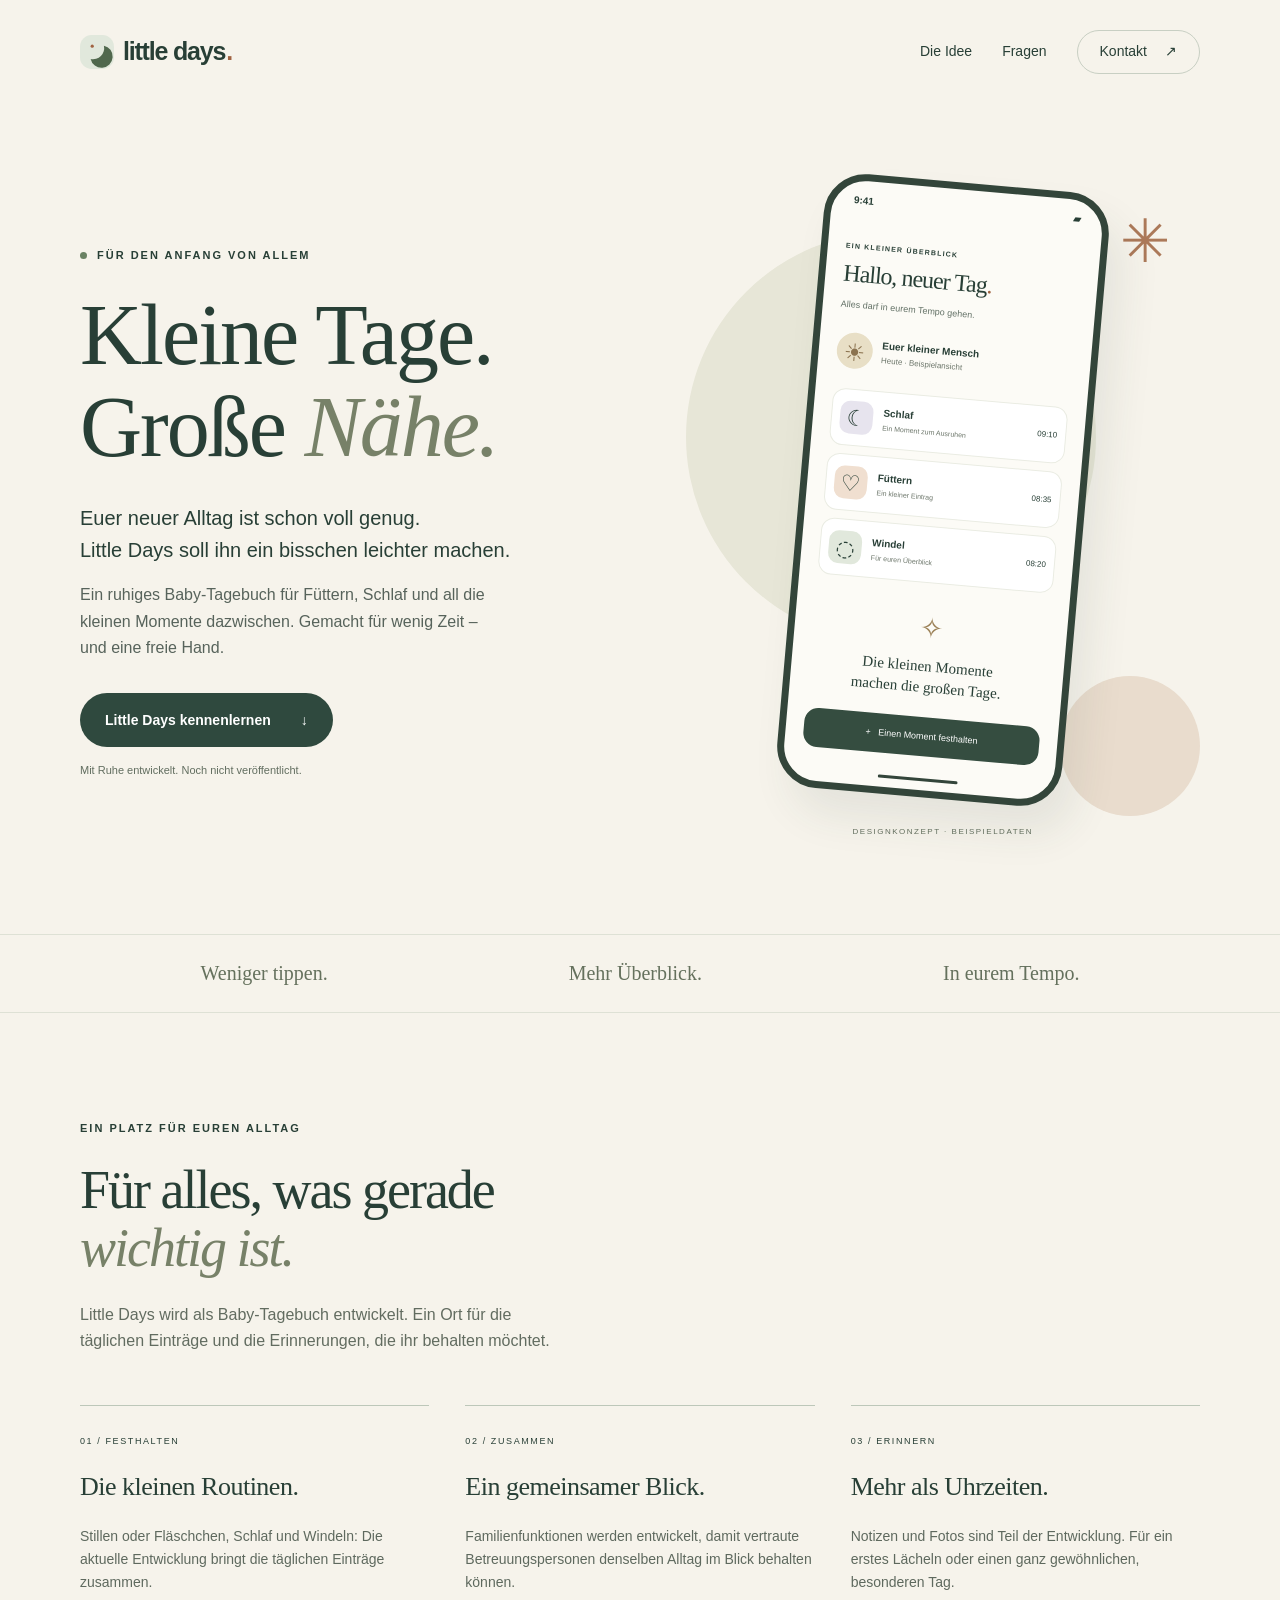
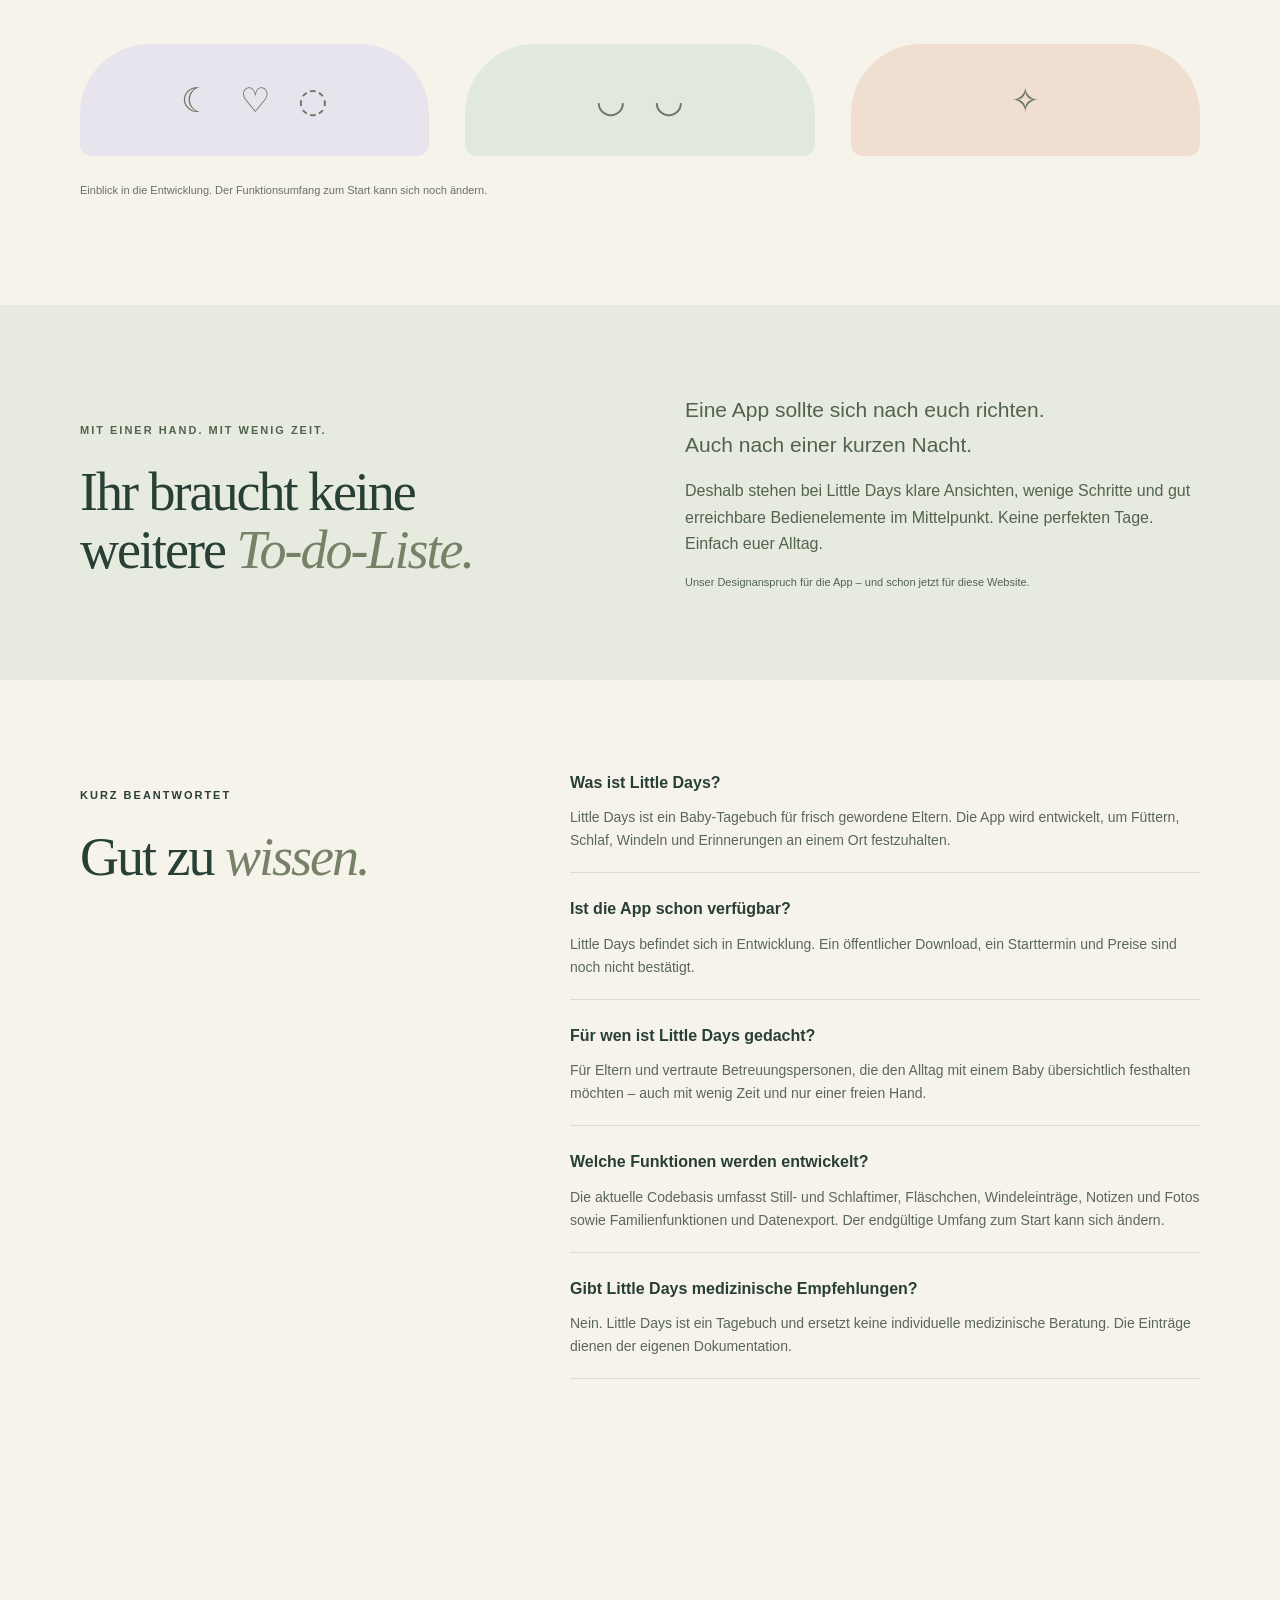
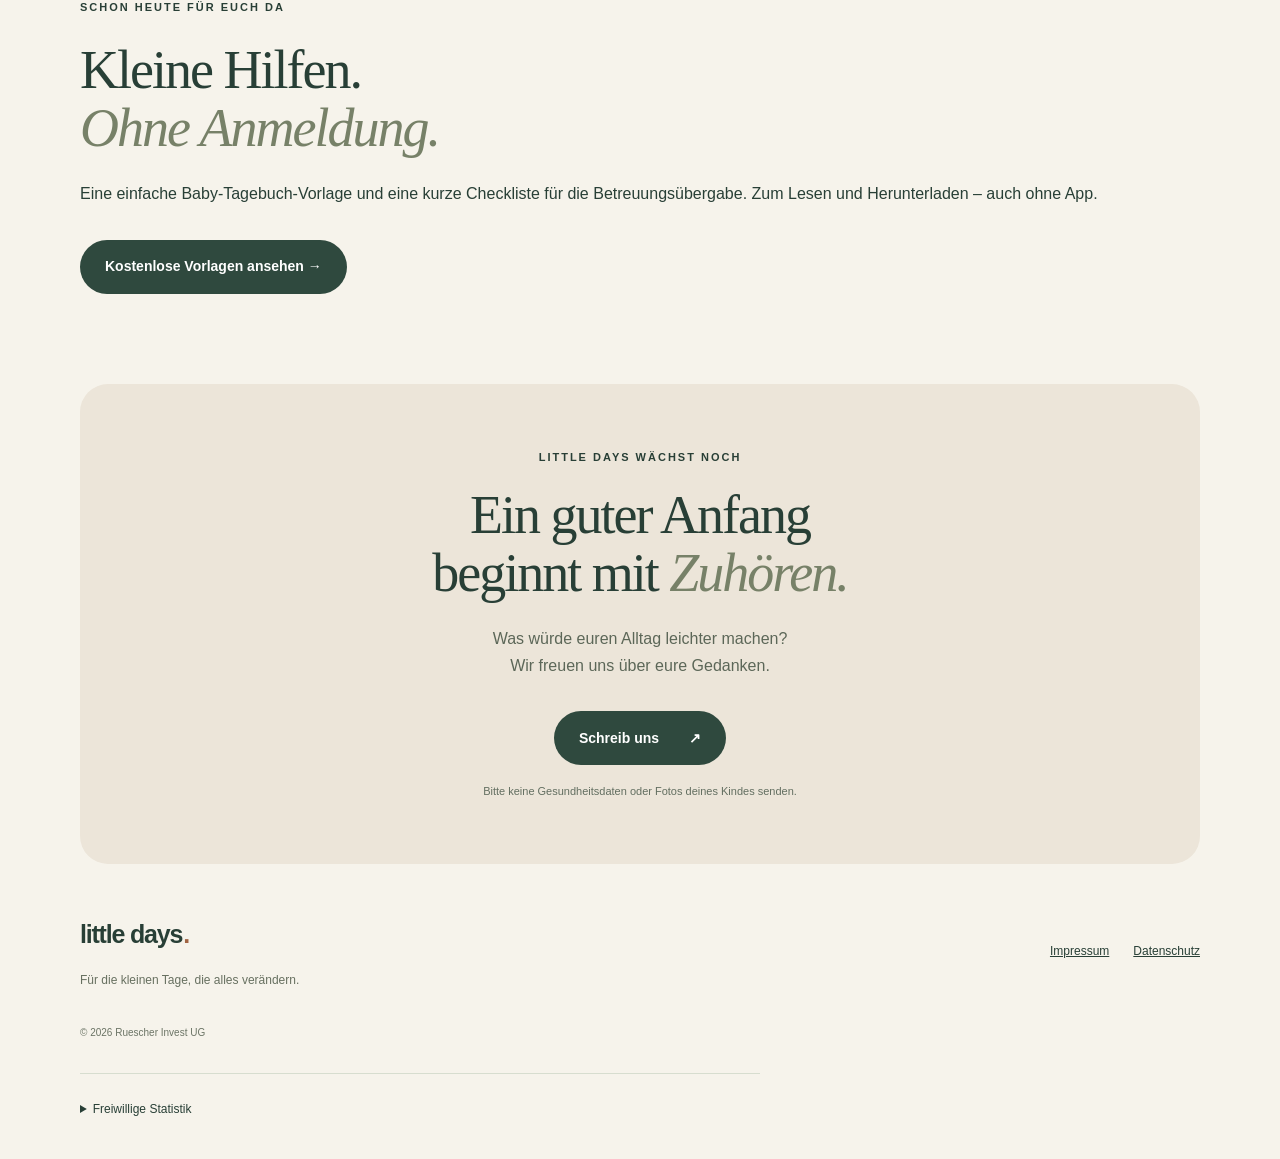
<file: site/index.html>
<!doctype html>
<html lang="de">
<head>
<meta charset="utf-8">
<meta name="viewport" content="width=device-width, initial-scale=1">
<meta name="google-site-verification" content="PlFiqW4w93HMODMmTK9vUHVSAiEUMvVxdEavi1vuG6I">
<meta name="theme-color" content="#f6f3eb">
<title>Little Days – ein Baby-Tagebuch für euren Alltag</title>
<meta name="description" content="Stillen, Fläschchen, Schlaf und kleine Erinnerungen: Little Days entwickelt ein ruhiges Baby-Tagebuch für frisch gewordene Eltern. Lerne die App kennen.">
<link rel="canonical" href="https://supermarlon.github.io/little-days-website/">
<meta property="og:type" content="website">
<meta property="og:locale" content="de_DE">
<meta property="og:title" content="Little Days – kleine Tage, große Nähe">
<meta property="og:description" content="Ein ruhiges Baby-Tagebuch für euren neuen Alltag. In Entwicklung.">
<meta property="og:url" content="https://supermarlon.github.io/little-days-website/">
<meta property="og:image" content="https://supermarlon.github.io/little-days-website/assets/social.png">
<meta property="og:image:width" content="1200">
<meta property="og:image:height" content="630">
<meta property="og:image:alt" content="Little Days. Kleine Tage, große Nähe.">
<meta name="twitter:card" content="summary_large_image">
<link rel="icon" type="image/svg+xml" href="assets/icon.svg">
<link rel="stylesheet" href="assets/style.css">
<script type="application/ld+json">{"@context": "https://schema.org", "@graph": [{"@type": "WebSite", "@id": "https://supermarlon.github.io/little-days-website/#website", "url": "https://supermarlon.github.io/little-days-website/", "name": "Little Days", "inLanguage": "de-DE", "description": "Baby-Tagebuch für frisch gewordene Eltern. In Entwicklung."}, {"@type": "FAQPage", "mainEntity": [{"@type": "Question", "name": "Was ist Little Days?", "acceptedAnswer": {"@type": "Answer", "text": "Little Days ist ein Baby-Tagebuch für frisch gewordene Eltern. Die App wird entwickelt, um Füttern, Schlaf, Windeln und Erinnerungen an einem Ort festzuhalten."}}, {"@type": "Question", "name": "Ist die App schon verfügbar?", "acceptedAnswer": {"@type": "Answer", "text": "Little Days befindet sich in Entwicklung. Ein öffentlicher Download, ein Starttermin und Preise sind noch nicht bestätigt."}}, {"@type": "Question", "name": "Für wen ist Little Days gedacht?", "acceptedAnswer": {"@type": "Answer", "text": "Für Eltern und vertraute Betreuungspersonen, die den Alltag mit einem Baby übersichtlich festhalten möchten – auch mit wenig Zeit und nur einer freien Hand."}}, {"@type": "Question", "name": "Welche Funktionen werden entwickelt?", "acceptedAnswer": {"@type": "Answer", "text": "Die aktuelle Codebasis umfasst Still- und Schlaftimer, Fläschchen, Windeleinträge, Notizen und Fotos sowie Familienfunktionen und Datenexport. Der endgültige Umfang zum Start kann sich ändern."}}, {"@type": "Question", "name": "Gibt Little Days medizinische Empfehlungen?", "acceptedAnswer": {"@type": "Answer", "text": "Nein. Little Days ist ein Tagebuch und ersetzt keine individuelle medizinische Beratung. Die Einträge dienen der eigenen Dokumentation."}}]}]}</script>
<script defer src="assets/analytics.js">
</script>
</head>
<body>
<a class="skip" href="#main">Zum Inhalt</a>
<header class="wrap">
<a class="brand" href="./" aria-label="Little Days Startseite">
<img src="assets/icon.svg" width="34" height="34" alt="">little days<span class="brand-dot">.</span>
</a>
<nav aria-label="Hauptnavigation">
<a href="#idee">Die Idee</a>
<a href="#fragen">Fragen</a>
<a class="nav-cta" href="#kontakt">Kontakt <span aria-hidden="true">↗</span>
</a>
</nav>
</header>
<main id="main">
<section class="hero wrap">
<div class="hero-copy">
<p class="eyebrow">
<span class="status-dot">
</span> FÜR DEN ANFANG VON ALLEM</p>
<h1>Kleine Tage.<br>Große <em>Nähe.</em>
</h1>
<p class="lead">Euer neuer Alltag ist schon voll genug.<br>Little Days soll ihn ein bisschen leichter machen.</p>
<p class="intro">Ein ruhiges Baby-Tagebuch für Füttern, Schlaf und all die kleinen Momente dazwischen. Gemacht für wenig Zeit – und eine freie Hand.</p>
<a class="button" href="#idee" data-event="explore">Little Days kennenlernen <span aria-hidden="true">↓</span>
</a>
<p class="micro">Mit Ruhe entwickelt. Noch nicht veröffentlicht.</p>
</div>
<div class="scene">
<div class="orb orb-one">
</div>
<div class="orb orb-two">
</div>
<div class="little-star" aria-hidden="true">✳</div>
<div class="phone" aria-label="Illustrative Designvorschau eines Baby-Tagebuchs">
<div class="phone-top">
<span>9:41</span>
<span aria-hidden="true">▰</span>
</div>
<div class="phone-content">
<p class="phone-greeting">EIN KLEINER ÜBERBLICK</p>
<h2>Hallo, neuer Tag<span>.</span>
</h2>
<p class="phone-sub">Alles darf in eurem Tempo gehen.</p>
<div class="baby">
<div class="baby-icon" aria-hidden="true">☀</div>
<div>
<strong>Euer kleiner Mensch</strong>
<span>Heute · Beispielansicht</span>
</div>
</div>
<div class="activity">
<span class="activity-icon lavender" aria-hidden="true">☾</span>
<div>
<strong>Schlaf</strong>
<span>Ein Moment zum Ausruhen</span>
</div>
<span class="activity-time">09:10</span>
</div>
<div class="activity">
<span class="activity-icon peach" aria-hidden="true">♡</span>
<div>
<strong>Füttern</strong>
<span>Ein kleiner Eintrag</span>
</div>
<span class="activity-time">08:35</span>
</div>
<div class="activity">
<span class="activity-icon sage" aria-hidden="true">◌</span>
<div>
<strong>Windel</strong>
<span>Für euren Überblick</span>
</div>
<span class="activity-time">08:20</span>
</div>
<div class="moment">
<span aria-hidden="true">✧</span>
<p>Die kleinen Momente<br>machen die großen Tage.</p>
</div>
<div class="phone-action" aria-hidden="true">+ &nbsp; Einen Moment festhalten</div>
</div>
<div class="homebar">
</div>
</div>
<p class="preview-label">DESIGNKONZEPT · BEISPIELDATEN</p>
</div>
</section>
<div class="quiet-strip">
<div class="wrap">
<span>Weniger tippen.</span>
<span>Mehr Überblick.</span>
<span>In eurem Tempo.</span>
</div>
</div>
<section class="section wrap" id="idee">
<div class="section-heading">
<p class="eyebrow">EIN PLATZ FÜR EUREN ALLTAG</p>
<h2>Für alles, was gerade<br>
<em>wichtig ist.</em>
</h2>
<p>Little Days wird als Baby-Tagebuch entwickelt. Ein Ort für die täglichen Einträge und die Erinnerungen, die ihr behalten möchtet.</p>
</div>
<div class="features">
<article>
<span class="feature-number">01 / FESTHALTEN</span>
<h3>Die kleinen Routinen.</h3>
<p>Stillen oder Fläschchen, Schlaf und Windeln: Die aktuelle Entwicklung bringt die täglichen Einträge zusammen.</p>
<div class="feature-symbol lavender" aria-hidden="true">☾ &nbsp; ♡ &nbsp; ◌</div>
</article>
<article>
<span class="feature-number">02 / ZUSAMMEN</span>
<h3>Ein gemeinsamer Blick.</h3>
<p>Familienfunktionen werden entwickelt, damit vertraute Betreuungspersonen denselben Alltag im Blick behalten können.</p>
<div class="feature-symbol sage" aria-hidden="true">◡ &nbsp; ◡</div>
</article>
<article>
<span class="feature-number">03 / ERINNERN</span>
<h3>Mehr als Uhrzeiten.</h3>
<p>Notizen und Fotos sind Teil der Entwicklung. Für ein erstes Lächeln oder einen ganz gewöhnlichen, besonderen Tag.</p>
<div class="feature-symbol peach" aria-hidden="true">✧</div>
</article>
</div>
<p class="development-note">Einblick in die Entwicklung. Der Funktionsumfang zum Start kann sich noch ändern.</p>
</section>
<section class="care-section">
<div class="wrap care-grid">
<div>
<p class="eyebrow">MIT EINER HAND. MIT WENIG ZEIT.</p>
<h2>Ihr braucht keine<br>weitere <em>To-do-Liste.</em>
</h2>
</div>
<div>
<p class="care-lead">Eine App sollte sich nach euch richten.<br>Auch nach einer kurzen Nacht.</p>
<p>Deshalb stehen bei Little Days klare Ansichten, wenige Schritte und gut erreichbare Bedienelemente im Mittelpunkt. Keine perfekten Tage. Einfach euer Alltag.</p>
<p class="small">Unser Designanspruch für die App – und schon jetzt für diese Website.</p>
</div>
</div>
</section>
<section class="section wrap faq-section" id="fragen">
<div>
<p class="eyebrow">KURZ BEANTWORTET</p>
<h2>Gut zu <em>wissen.</em>
</h2>
</div>
<div class="faqs">
<article class="answer">
<h3>Was ist Little Days?</h3>
<p>Little Days ist ein Baby-Tagebuch für frisch gewordene Eltern. Die App wird entwickelt, um Füttern, Schlaf, Windeln und Erinnerungen an einem Ort festzuhalten.</p>
</article>
<article class="answer">
<h3>Ist die App schon verfügbar?</h3>
<p>Little Days befindet sich in Entwicklung. Ein öffentlicher Download, ein Starttermin und Preise sind noch nicht bestätigt.</p>
</article>
<article class="answer">
<h3>Für wen ist Little Days gedacht?</h3>
<p>Für Eltern und vertraute Betreuungspersonen, die den Alltag mit einem Baby übersichtlich festhalten möchten – auch mit wenig Zeit und nur einer freien Hand.</p>
</article>
<article class="answer">
<h3>Welche Funktionen werden entwickelt?</h3>
<p>Die aktuelle Codebasis umfasst Still- und Schlaftimer, Fläschchen, Windeleinträge, Notizen und Fotos sowie Familienfunktionen und Datenexport. Der endgültige Umfang zum Start kann sich ändern.</p>
</article>
<article class="answer">
<h3>Gibt Little Days medizinische Empfehlungen?</h3>
<p>Nein. Little Days ist ein Tagebuch und ersetzt keine individuelle medizinische Beratung. Die Einträge dienen der eigenen Dokumentation.</p>
</article>
</div>
</section>
<section class="section wrap" id="vorlagen">
<p class="eyebrow">SCHON HEUTE FÜR EUCH DA</p>
<h2>Kleine Hilfen.<br>
<em>Ohne Anmeldung.</em>
</h2>
<p>Eine einfache Baby-Tagebuch-Vorlage und eine kurze Checkliste für die Betreuungsübergabe. Zum Lesen und Herunterladen – auch ohne App.</p>
<a class="button" href="ressourcen.html" data-event="resource">Kostenlose Vorlagen ansehen →</a>
</section>
<section class="contact wrap" id="kontakt">
<p class="eyebrow">LITTLE DAYS WÄCHST NOCH</p>
<h2>Ein guter Anfang<br>beginnt mit <em>Zuhören.</em>
</h2>
<p>Was würde euren Alltag leichter machen?<br>Wir freuen uns über eure Gedanken.</p>
<a class="button" href="mailto:marlon@supermarlon.de?subject=Little%20Days%20%E2%80%93%20Feedback" data-event="contact">Schreib uns <span aria-hidden="true">↗</span>
</a>
<p class="micro">Bitte keine Gesundheitsdaten oder Fotos deines Kindes senden.</p>
</section>
</main>
<footer class="wrap">
<a class="brand" href="./">little days<span class="brand-dot">.</span>
</a>
<p>Für die kleinen Tage, die alles verändern.</p>
<div>
<a href="impressum.html">Impressum</a>
<a href="datenschutz.html">Datenschutz</a>
</div>
<small>© 2026 Ruescher Invest UG</small>
<details class="statistics">
<summary>Freiwillige Statistik</summary>
<p>Hilf uns, diese Website zu verbessern. Erst nach deiner Zustimmung übermittelt die Seite Aufrufe und wenige Klicks an PostHog in der EU. Ohne Sitzungsaufzeichnung oder Nutzerprofil. Deine Wahl kannst du hier jederzeit ändern.</p>
<div class="consent-buttons">
<button type="button" data-consent="no" aria-pressed="true">Deaktiviert lassen</button>
<button type="button" data-consent="yes" aria-pressed="false">Statistik erlauben</button>
</div>
<p id="statistics-status" role="status">Freiwillige Statistik ist deaktiviert.</p>
<noscript>
<p>Ohne JavaScript bleibt die Statistik deaktiviert.</p>
</noscript>
</details>
</footer>
</body>
</html>
</file>
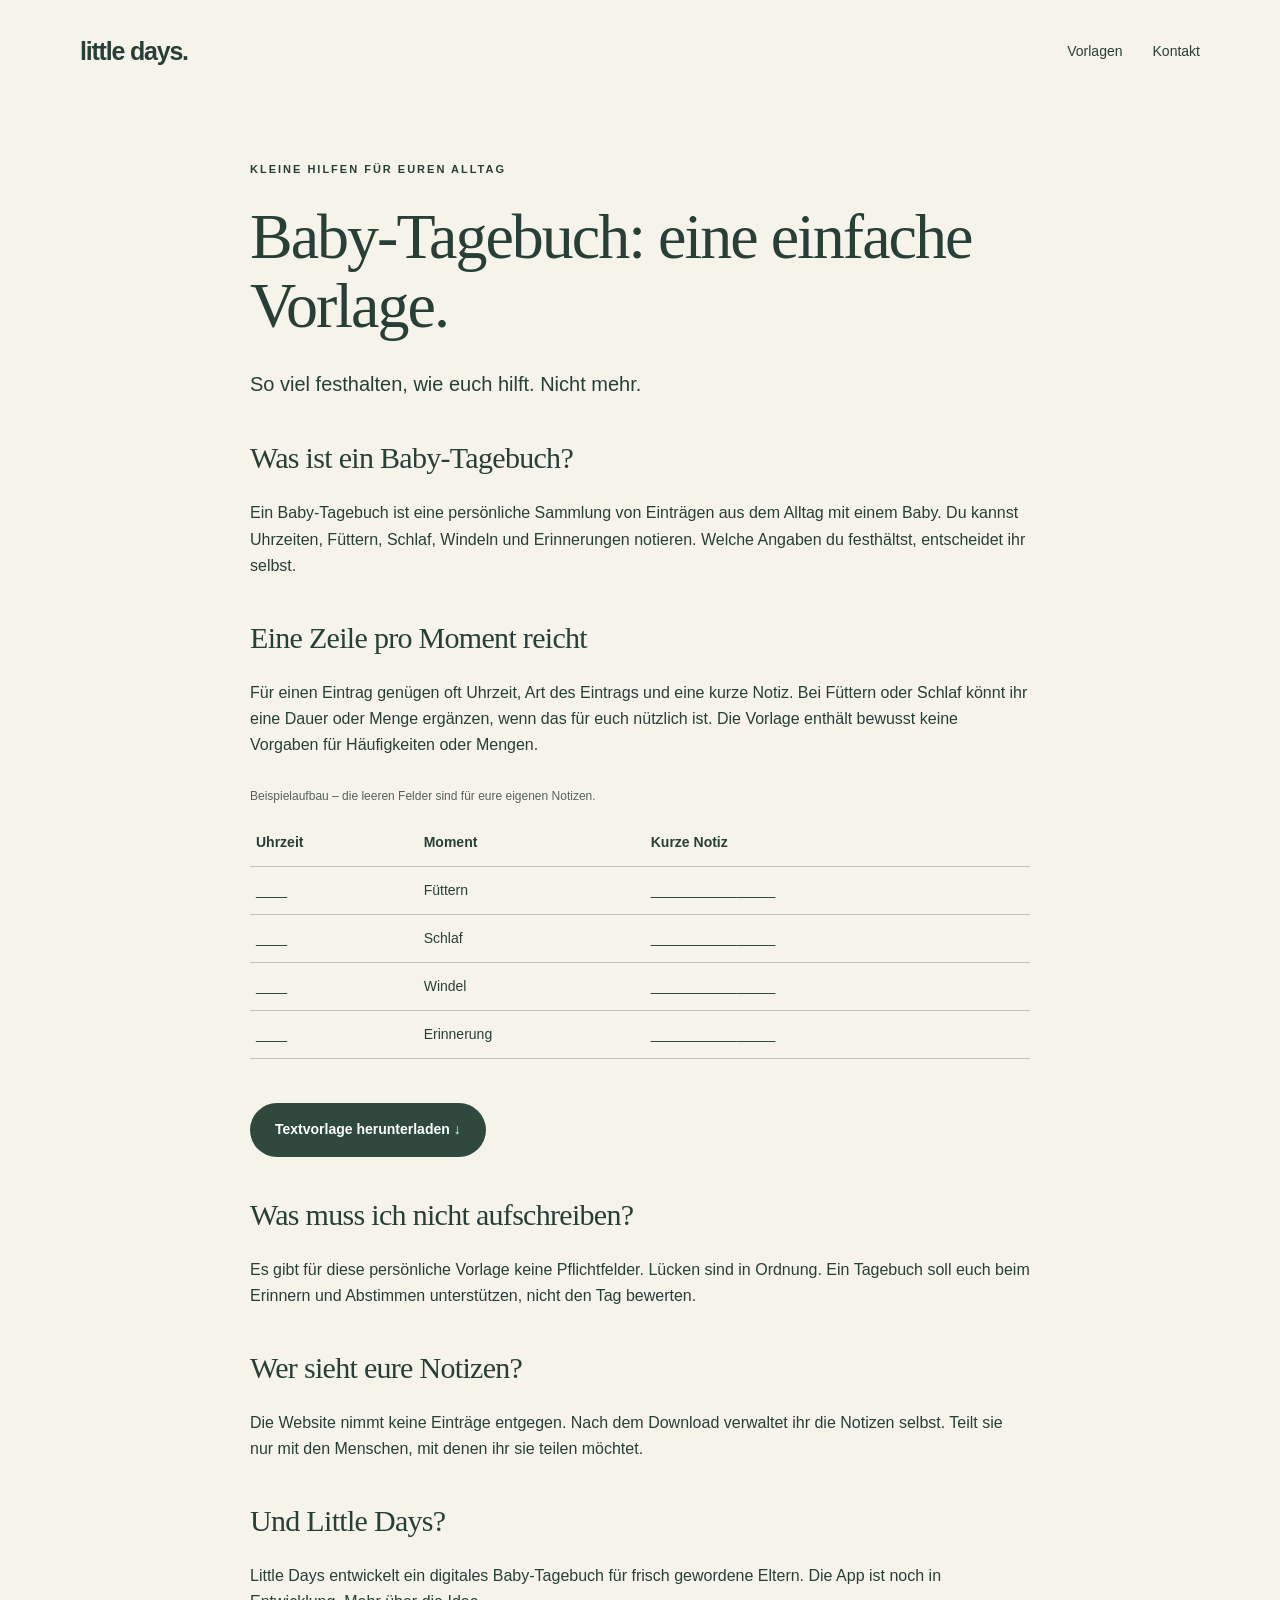
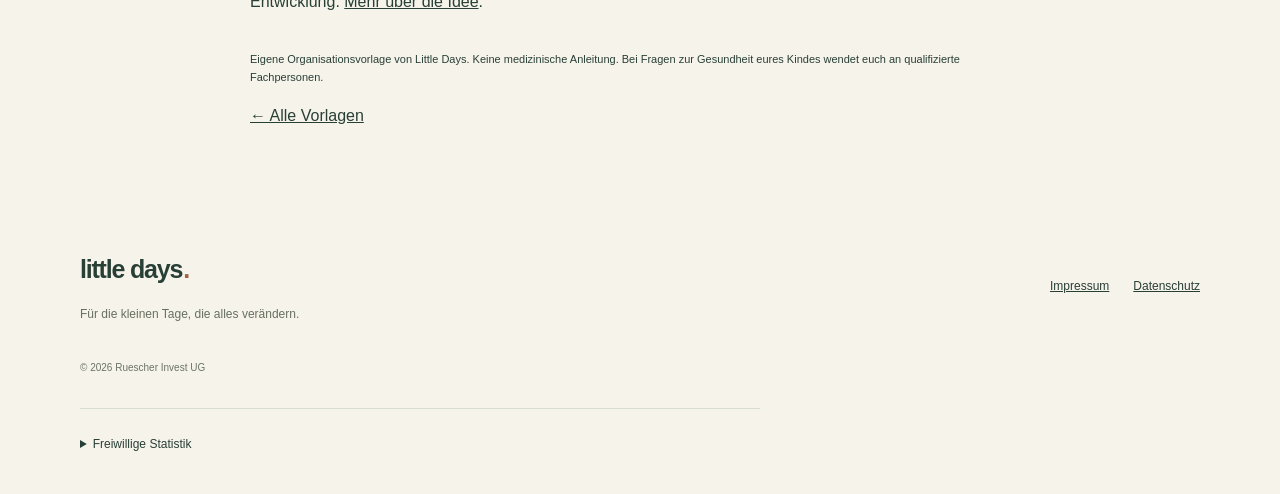
<file: site/baby-tagebuch.html>
<!doctype html>
<html lang="de">
<head>
<meta charset="utf-8">
<meta name="viewport" content="width=device-width,initial-scale=1">
<meta name="theme-color" content="#f6f3eb">
<title>Baby-Tagebuch: eine einfache Vorlage. – Little Days</title>
<meta name="description" content="Baby-Tagebuch ohne Vorgaben: eine kostenlose Vorlage für Uhrzeit, Füttern, Schlaf, Windeln und kleine Erinnerungen. Ohne Anmeldung.">
<link rel="canonical" href="https://supermarlon.github.io/little-days-website/baby-tagebuch.html">
<meta property="og:type" content="article">
<meta property="og:title" content="Baby-Tagebuch: eine einfache Vorlage.">
<meta property="og:description" content="Baby-Tagebuch ohne Vorgaben: eine kostenlose Vorlage für Uhrzeit, Füttern, Schlaf, Windeln und kleine Erinnerungen. Ohne Anmeldung.">
<meta property="og:url" content="https://supermarlon.github.io/little-days-website/baby-tagebuch.html">
<meta property="og:image" content="https://supermarlon.github.io/little-days-website/assets/social.png">
<link rel="stylesheet" href="assets/style.css">
<link rel="icon" href="assets/icon.svg">
<script defer src="assets/analytics.js">
</script>
<script type="application/ld+json">{"@context": "https://schema.org", "@type": "Article", "headline": "Baby-Tagebuch: eine einfache Vorlage.", "description": "Baby-Tagebuch ohne Vorgaben: eine kostenlose Vorlage für Uhrzeit, Füttern, Schlaf, Windeln und kleine Erinnerungen. Ohne Anmeldung.", "url": "https://supermarlon.github.io/little-days-website/baby-tagebuch.html", "inLanguage": "de-DE", "datePublished": "2026-10-10", "author": {"@type": "Organization", "name": "Ruescher Invest UG"}}</script>
</head>
<body>
<a class="skip" href="#main">Zum Inhalt</a>
<header class="wrap">
<a class="brand" href="./">little days.</a>
<nav aria-label="Hauptnavigation">
<a href="ressourcen.html">Vorlagen</a>
<a href="./#kontakt">Kontakt</a>
</nav>
</header>
<main id="main" class="wrap resource">
<p class="eyebrow">KLEINE HILFEN FÜR EUREN ALLTAG</p>
<h1>Baby-Tagebuch: eine einfache Vorlage.</h1>
<p class="lead">So viel festhalten, wie euch hilft. Nicht mehr.</p>
<h2>Was ist ein Baby-Tagebuch?</h2>
<p>Ein Baby-Tagebuch ist eine persönliche Sammlung von Einträgen aus dem Alltag mit einem Baby. Du kannst Uhrzeiten, Füttern, Schlaf, Windeln und Erinnerungen notieren. Welche Angaben du festhältst, entscheidet ihr selbst.</p>
<h2>Eine Zeile pro Moment reicht</h2>
<p>Für einen Eintrag genügen oft Uhrzeit, Art des Eintrags und eine kurze Notiz. Bei Füttern oder Schlaf könnt ihr eine Dauer oder Menge ergänzen, wenn das für euch nützlich ist. Die Vorlage enthält bewusst keine Vorgaben für Häufigkeiten oder Mengen.</p>
<table class="journal">
<caption>Beispielaufbau – die leeren Felder sind für eure eigenen Notizen.</caption>
<thead>
<tr>
<th scope="col">Uhrzeit</th>
<th scope="col">Moment</th>
<th scope="col">Kurze Notiz</th>
</tr>
</thead>
<tbody>
<tr>
<td>____</td>
<td>Füttern</td>
<td>________________</td>
</tr>
<tr>
<td>____</td>
<td>Schlaf</td>
<td>________________</td>
</tr>
<tr>
<td>____</td>
<td>Windel</td>
<td>________________</td>
</tr>
<tr>
<td>____</td>
<td>Erinnerung</td>
<td>________________</td>
</tr>
</tbody>
</table>
<a class="button" href="downloads/baby-tagebuch.txt" download data-event="download">Textvorlage herunterladen ↓</a>
<h2>Was muss ich nicht aufschreiben?</h2>
<p>Es gibt für diese persönliche Vorlage keine Pflichtfelder. Lücken sind in Ordnung. Ein Tagebuch soll euch beim Erinnern und Abstimmen unterstützen, nicht den Tag bewerten.</p>
<h2>Wer sieht eure Notizen?</h2>
<p>Die Website nimmt keine Einträge entgegen. Nach dem Download verwaltet ihr die Notizen selbst. Teilt sie nur mit den Menschen, mit denen ihr sie teilen möchtet.</p>
<h2>Und Little Days?</h2>
<p>Little Days entwickelt ein digitales Baby-Tagebuch für frisch gewordene Eltern. Die App ist noch in Entwicklung. <a href="./">Mehr über die Idee</a>.</p>
<p class="small">Eigene Organisationsvorlage von Little Days. Keine medizinische Anleitung. Bei Fragen zur Gesundheit eures Kindes wendet euch an qualifizierte Fachpersonen.</p>
<a href="ressourcen.html">← Alle Vorlagen</a>
</main>
<footer class="wrap">
<a class="brand" href="./">little days<span class="brand-dot">.</span>
</a>
<p>Für die kleinen Tage, die alles verändern.</p>
<div>
<a href="impressum.html">Impressum</a>
<a href="datenschutz.html">Datenschutz</a>
</div>
<small>© 2026 Ruescher Invest UG</small>
<details class="statistics">
<summary>Freiwillige Statistik</summary>
<p>Hilf uns, diese Website zu verbessern. Erst nach deiner Zustimmung übermittelt die Seite Aufrufe und wenige Klicks an PostHog in der EU. Ohne Sitzungsaufzeichnung oder Nutzerprofil. Deine Wahl kannst du hier jederzeit ändern.</p>
<div class="consent-buttons">
<button type="button" data-consent="no" aria-pressed="true">Deaktiviert lassen</button>
<button type="button" data-consent="yes" aria-pressed="false">Statistik erlauben</button>
</div>
<p id="statistics-status" role="status">Freiwillige Statistik ist deaktiviert.</p>
<noscript>
<p>Ohne JavaScript bleibt die Statistik deaktiviert.</p>
</noscript>
</details>
</footer>
</body>
</html>
</file>
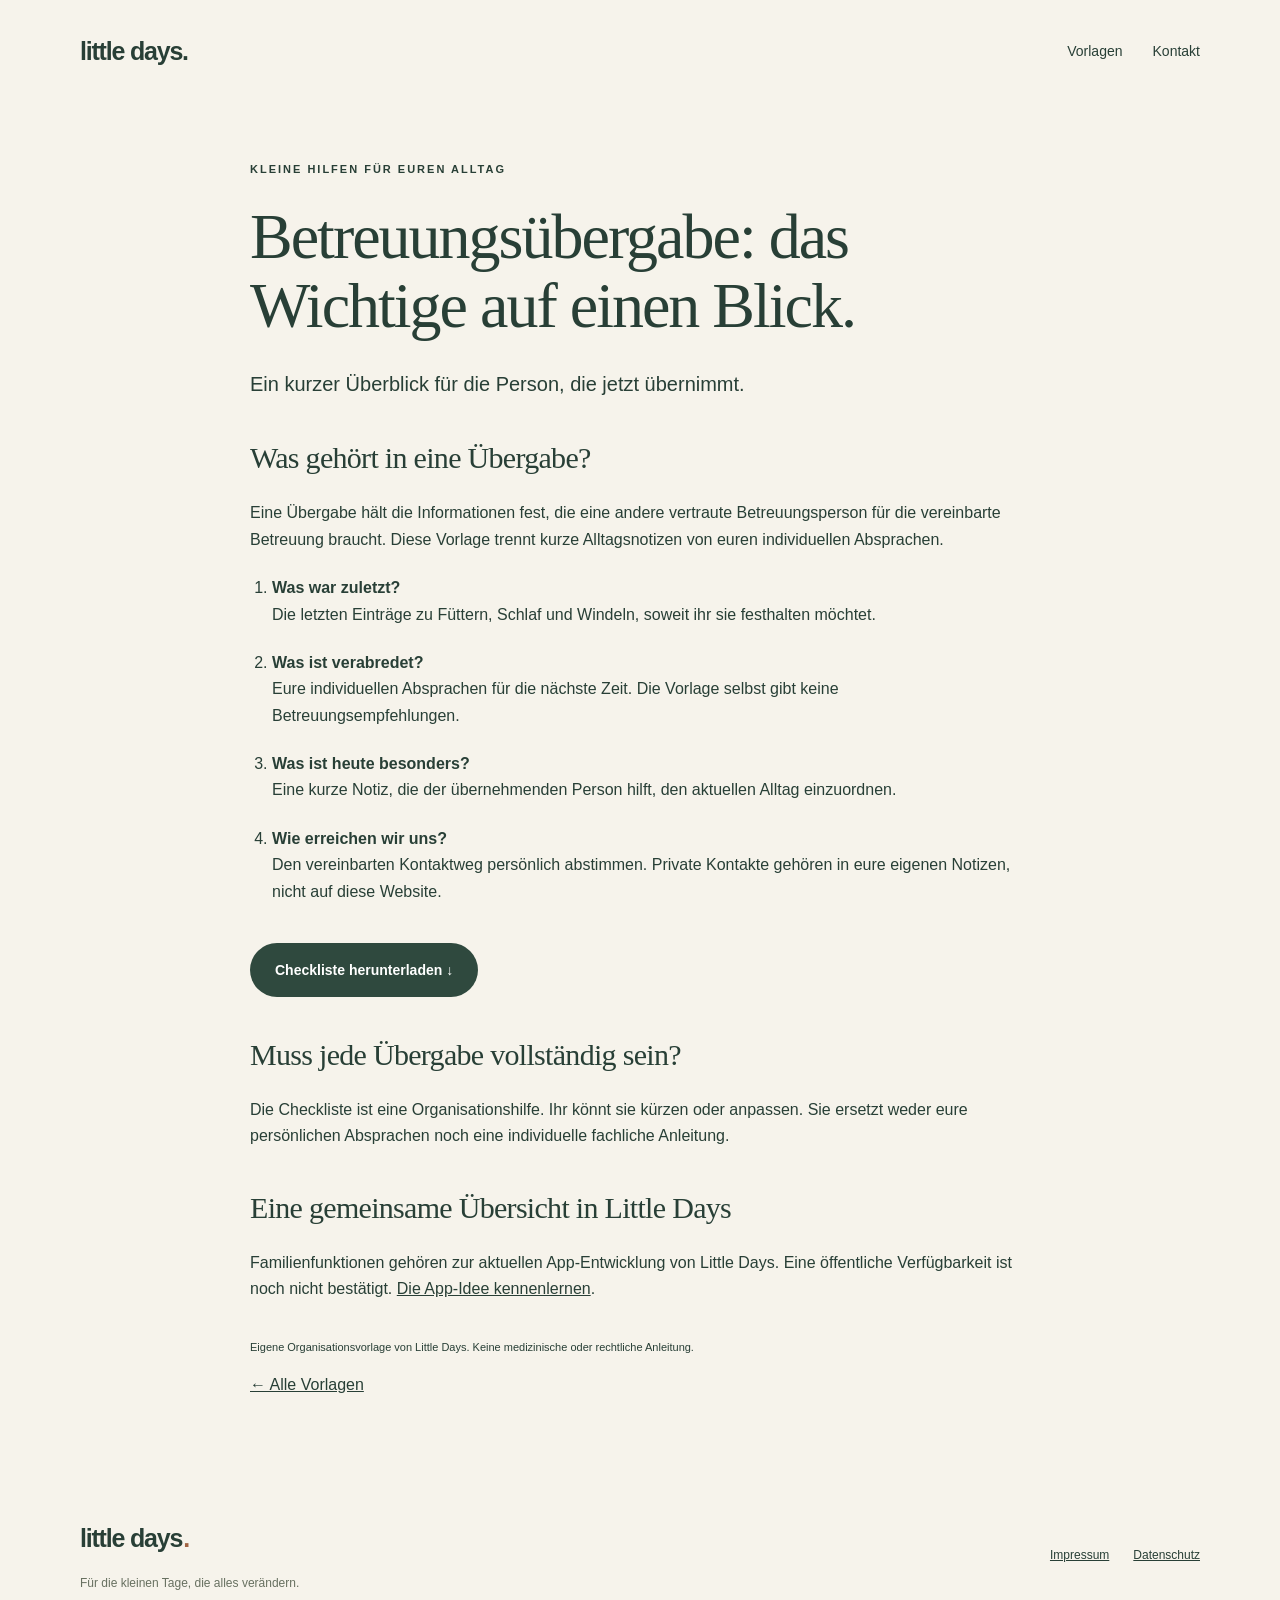
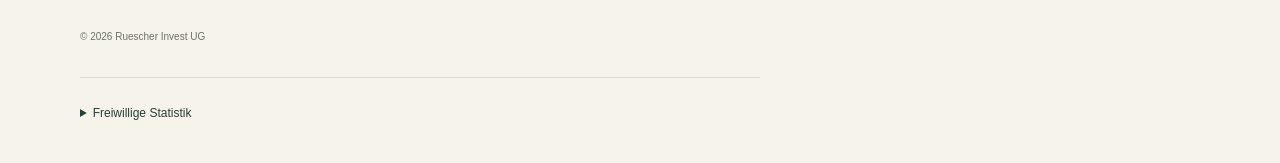
<file: site/betreuungsuebergabe.html>
<!doctype html>
<html lang="de">
<head>
<meta charset="utf-8">
<meta name="viewport" content="width=device-width,initial-scale=1">
<meta name="theme-color" content="#f6f3eb">
<title>Betreuungsübergabe: das Wichtige auf einen Blick. – Little Days</title>
<meta name="description" content="Eine kostenlose Checkliste für die Übergabe zwischen Eltern und vertrauten Betreuungspersonen. Wenige Notizen, ohne Konto und zum Herunterladen.">
<link rel="canonical" href="https://supermarlon.github.io/little-days-website/betreuungsuebergabe.html">
<meta property="og:type" content="article">
<meta property="og:title" content="Betreuungsübergabe: das Wichtige auf einen Blick.">
<meta property="og:description" content="Eine kostenlose Checkliste für die Übergabe zwischen Eltern und vertrauten Betreuungspersonen. Wenige Notizen, ohne Konto und zum Herunterladen.">
<meta property="og:url" content="https://supermarlon.github.io/little-days-website/betreuungsuebergabe.html">
<meta property="og:image" content="https://supermarlon.github.io/little-days-website/assets/social.png">
<link rel="stylesheet" href="assets/style.css">
<link rel="icon" href="assets/icon.svg">
<script defer src="assets/analytics.js">
</script>
<script type="application/ld+json">{"@context": "https://schema.org", "@type": "Article", "headline": "Betreuungsübergabe: das Wichtige auf einen Blick.", "description": "Eine kostenlose Checkliste für die Übergabe zwischen Eltern und vertrauten Betreuungspersonen. Wenige Notizen, ohne Konto und zum Herunterladen.", "url": "https://supermarlon.github.io/little-days-website/betreuungsuebergabe.html", "inLanguage": "de-DE", "datePublished": "2026-10-10", "author": {"@type": "Organization", "name": "Ruescher Invest UG"}}</script>
</head>
<body>
<a class="skip" href="#main">Zum Inhalt</a>
<header class="wrap">
<a class="brand" href="./">little days.</a>
<nav aria-label="Hauptnavigation">
<a href="ressourcen.html">Vorlagen</a>
<a href="./#kontakt">Kontakt</a>
</nav>
</header>
<main id="main" class="wrap resource">
<p class="eyebrow">KLEINE HILFEN FÜR EUREN ALLTAG</p>
<h1>Betreuungsübergabe: das Wichtige auf einen Blick.</h1>
<p class="lead">Ein kurzer Überblick für die Person, die jetzt übernimmt.</p>
<h2>Was gehört in eine Übergabe?</h2>
<p>Eine Übergabe hält die Informationen fest, die eine andere vertraute Betreuungsperson für die vereinbarte Betreuung braucht. Diese Vorlage trennt kurze Alltagsnotizen von euren individuellen Absprachen.</p>
<ol class="handover">
<li>
<strong>Was war zuletzt?</strong>
<br>Die letzten Einträge zu Füttern, Schlaf und Windeln, soweit ihr sie festhalten möchtet.</li>
<li>
<strong>Was ist verabredet?</strong>
<br>Eure individuellen Absprachen für die nächste Zeit. Die Vorlage selbst gibt keine Betreuungsempfehlungen.</li>
<li>
<strong>Was ist heute besonders?</strong>
<br>Eine kurze Notiz, die der übernehmenden Person hilft, den aktuellen Alltag einzuordnen.</li>
<li>
<strong>Wie erreichen wir uns?</strong>
<br>Den vereinbarten Kontaktweg persönlich abstimmen. Private Kontakte gehören in eure eigenen Notizen, nicht auf diese Website.</li>
</ol>
<a class="button" href="downloads/betreuungsuebergabe.txt" download data-event="download">Checkliste herunterladen ↓</a>
<h2>Muss jede Übergabe vollständig sein?</h2>
<p>Die Checkliste ist eine Organisationshilfe. Ihr könnt sie kürzen oder anpassen. Sie ersetzt weder eure persönlichen Absprachen noch eine individuelle fachliche Anleitung.</p>
<h2>Eine gemeinsame Übersicht in Little Days</h2>
<p>Familienfunktionen gehören zur aktuellen App-Entwicklung von Little Days. Eine öffentliche Verfügbarkeit ist noch nicht bestätigt. <a href="./">Die App-Idee kennenlernen</a>.</p>
<p class="small">Eigene Organisationsvorlage von Little Days. Keine medizinische oder rechtliche Anleitung.</p>
<a href="ressourcen.html">← Alle Vorlagen</a>
</main>
<footer class="wrap">
<a class="brand" href="./">little days<span class="brand-dot">.</span>
</a>
<p>Für die kleinen Tage, die alles verändern.</p>
<div>
<a href="impressum.html">Impressum</a>
<a href="datenschutz.html">Datenschutz</a>
</div>
<small>© 2026 Ruescher Invest UG</small>
<details class="statistics">
<summary>Freiwillige Statistik</summary>
<p>Hilf uns, diese Website zu verbessern. Erst nach deiner Zustimmung übermittelt die Seite Aufrufe und wenige Klicks an PostHog in der EU. Ohne Sitzungsaufzeichnung oder Nutzerprofil. Deine Wahl kannst du hier jederzeit ändern.</p>
<div class="consent-buttons">
<button type="button" data-consent="no" aria-pressed="true">Deaktiviert lassen</button>
<button type="button" data-consent="yes" aria-pressed="false">Statistik erlauben</button>
</div>
<p id="statistics-status" role="status">Freiwillige Statistik ist deaktiviert.</p>
<noscript>
<p>Ohne JavaScript bleibt die Statistik deaktiviert.</p>
</noscript>
</details>
</footer>
</body>
</html>
</file>
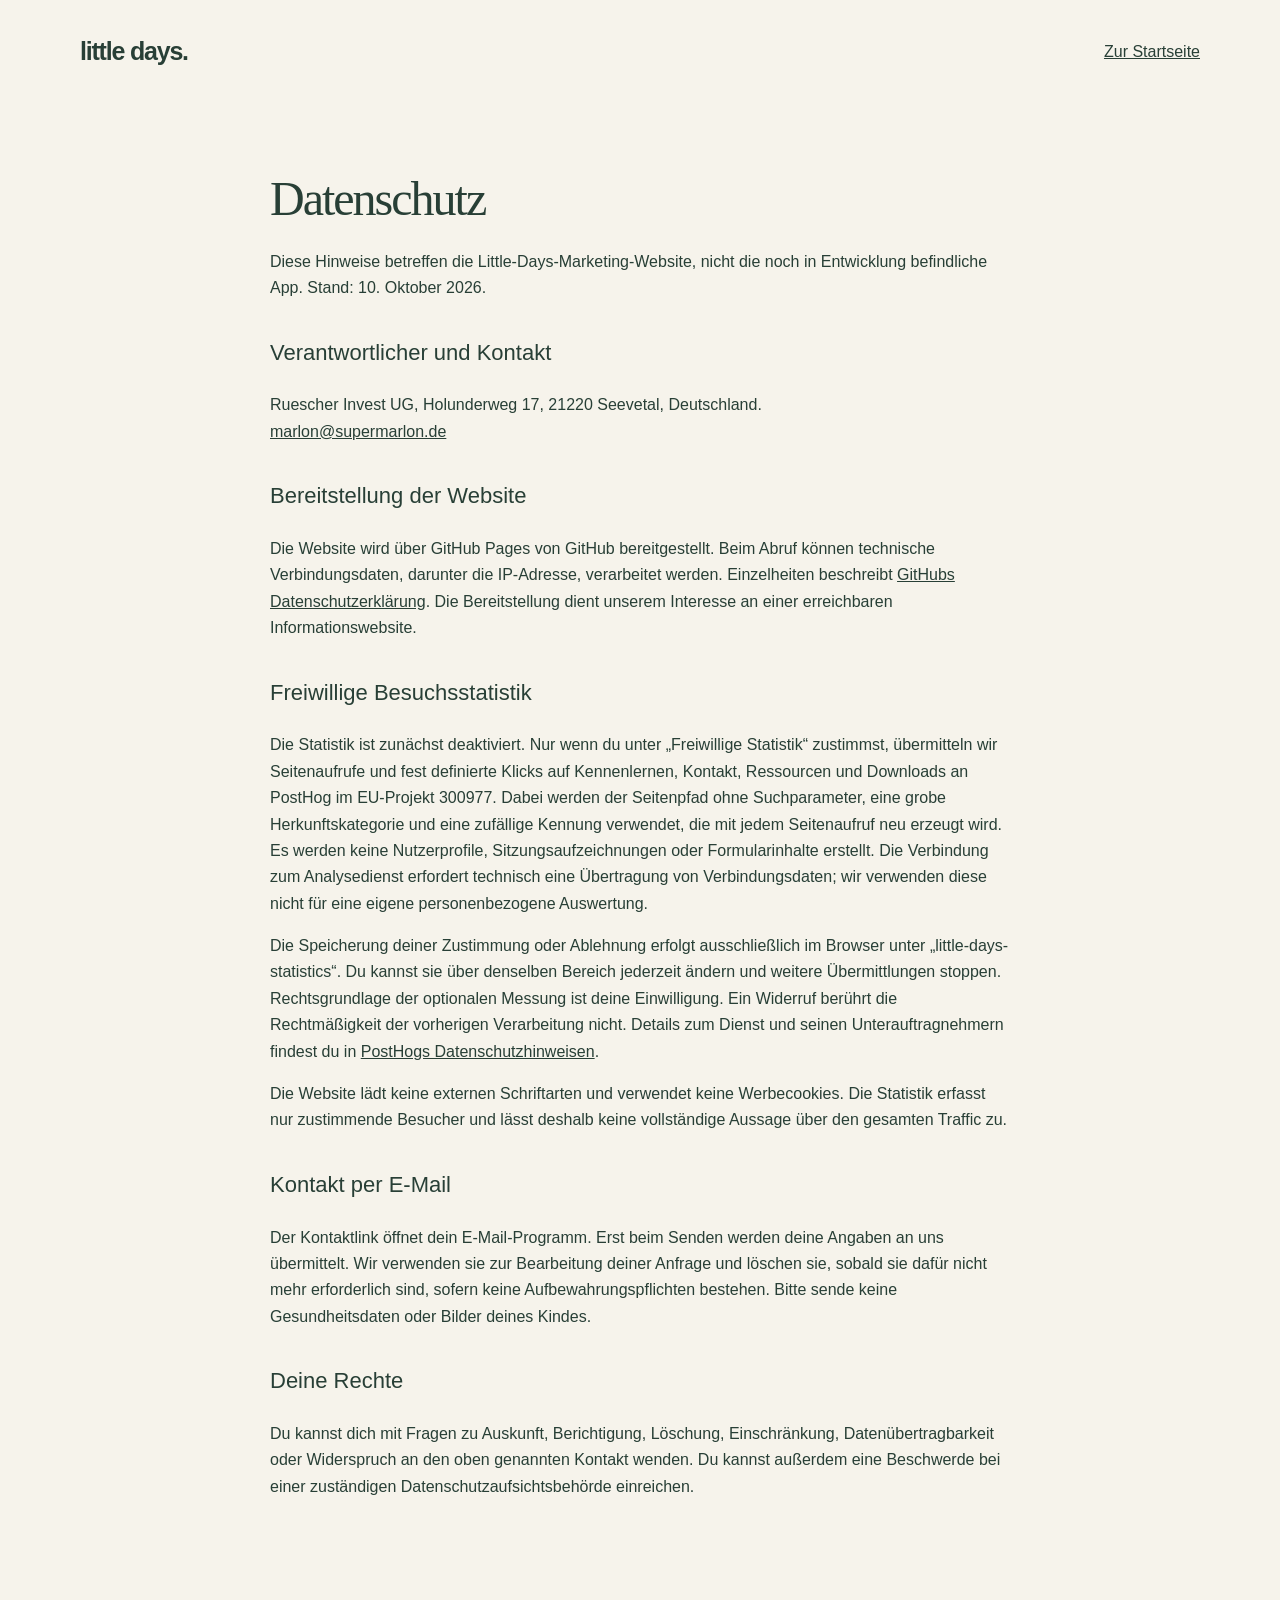
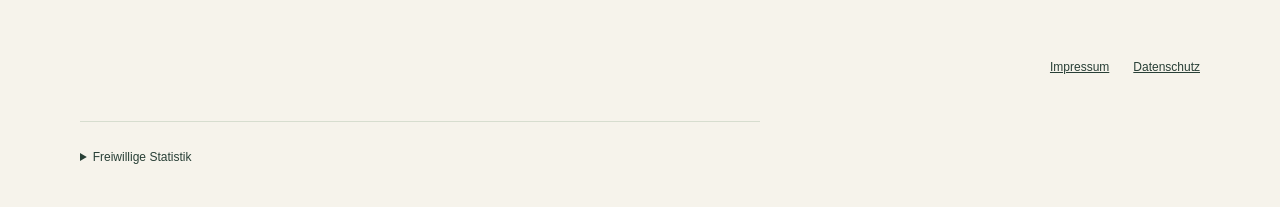
<file: site/datenschutz.html>
<!doctype html>
<html lang="de">
<head>
<meta charset="utf-8">
<meta name="viewport" content="width=device-width,initial-scale=1">
<title>Datenschutz – Little Days</title>
<meta name="robots" content="noindex,follow">
<link rel="stylesheet" href="assets/style.css">
<link rel="icon" href="assets/icon.svg">
<script defer src="assets/analytics.js">
</script>
</head>
<body>
<header class="wrap">
<a class="brand" href="./">little days.</a>
<a href="./">Zur Startseite</a>
</header>
<main class="wrap legal">
<h1>Datenschutz</h1>
<p>Diese Hinweise betreffen die Little-Days-Marketing-Website, nicht die noch in Entwicklung befindliche App. Stand: 10. Oktober 2026.</p>
<h2>Verantwortlicher und Kontakt</h2>
<p>Ruescher Invest UG, Holunderweg 17, 21220 Seevetal, Deutschland.<br>
<a href="mailto:marlon@supermarlon.de">marlon@supermarlon.de</a>
</p>
<h2>Bereitstellung der Website</h2>
<p>Die Website wird über GitHub Pages von GitHub bereitgestellt. Beim Abruf können technische Verbindungsdaten, darunter die IP-Adresse, verarbeitet werden. Einzelheiten beschreibt <a href="https://docs.github.com/en/site-policy/privacy-policies/github-general-privacy-statement">GitHubs Datenschutzerklärung</a>. Die Bereitstellung dient unserem Interesse an einer erreichbaren Informationswebsite.</p>
<h2>Freiwillige Besuchsstatistik</h2>
<p>Die Statistik ist zunächst deaktiviert. Nur wenn du unter „Freiwillige Statistik“ zustimmst, übermitteln wir Seitenaufrufe und fest definierte Klicks auf Kennenlernen, Kontakt, Ressourcen und Downloads an PostHog im EU-Projekt 300977. Dabei werden der Seitenpfad ohne Suchparameter, eine grobe Herkunftskategorie und eine zufällige Kennung verwendet, die mit jedem Seitenaufruf neu erzeugt wird. Es werden keine Nutzerprofile, Sitzungsaufzeichnungen oder Formularinhalte erstellt. Die Verbindung zum Analysedienst erfordert technisch eine Übertragung von Verbindungsdaten; wir verwenden diese nicht für eine eigene personenbezogene Auswertung.</p>
<p>Die Speicherung deiner Zustimmung oder Ablehnung erfolgt ausschließlich im Browser unter „little-days-statistics“. Du kannst sie über denselben Bereich jederzeit ändern und weitere Übermittlungen stoppen. Rechtsgrundlage der optionalen Messung ist deine Einwilligung. Ein Widerruf berührt die Rechtmäßigkeit der vorherigen Verarbeitung nicht. Details zum Dienst und seinen Unterauftragnehmern findest du in <a href="https://posthog.com/privacy">PostHogs Datenschutzhinweisen</a>.</p>
<p>Die Website lädt keine externen Schriftarten und verwendet keine Werbecookies. Die Statistik erfasst nur zustimmende Besucher und lässt deshalb keine vollständige Aussage über den gesamten Traffic zu.</p>
<h2>Kontakt per E-Mail</h2>
<p>Der Kontaktlink öffnet dein E-Mail-Programm. Erst beim Senden werden deine Angaben an uns übermittelt. Wir verwenden sie zur Bearbeitung deiner Anfrage und löschen sie, sobald sie dafür nicht mehr erforderlich sind, sofern keine Aufbewahrungspflichten bestehen. Bitte sende keine Gesundheitsdaten oder Bilder deines Kindes.</p>
<h2>Deine Rechte</h2>
<p>Du kannst dich mit Fragen zu Auskunft, Berichtigung, Löschung, Einschränkung, Datenübertragbarkeit oder Widerspruch an den oben genannten Kontakt wenden. Du kannst außerdem eine Beschwerde bei einer zuständigen Datenschutzaufsichtsbehörde einreichen.</p>
</main>
<footer class="wrap">
<div>
<a href="impressum.html">Impressum</a>
<a href="datenschutz.html">Datenschutz</a>
</div>
<details class="statistics">
<summary>Freiwillige Statistik</summary>
<p>Hilf uns, diese Website zu verbessern. Erst nach deiner Zustimmung übermittelt die Seite Aufrufe und wenige Klicks an PostHog in der EU. Ohne Sitzungsaufzeichnung oder Nutzerprofil. Deine Wahl kannst du hier jederzeit ändern.</p>
<div class="consent-buttons">
<button type="button" data-consent="no" aria-pressed="true">Deaktiviert lassen</button>
<button type="button" data-consent="yes" aria-pressed="false">Statistik erlauben</button>
</div>
<p id="statistics-status" role="status">Freiwillige Statistik ist deaktiviert.</p>
<noscript>
<p>Ohne JavaScript bleibt die Statistik deaktiviert.</p>
</noscript>
</details>
</footer>
</body>
</html>
</file>
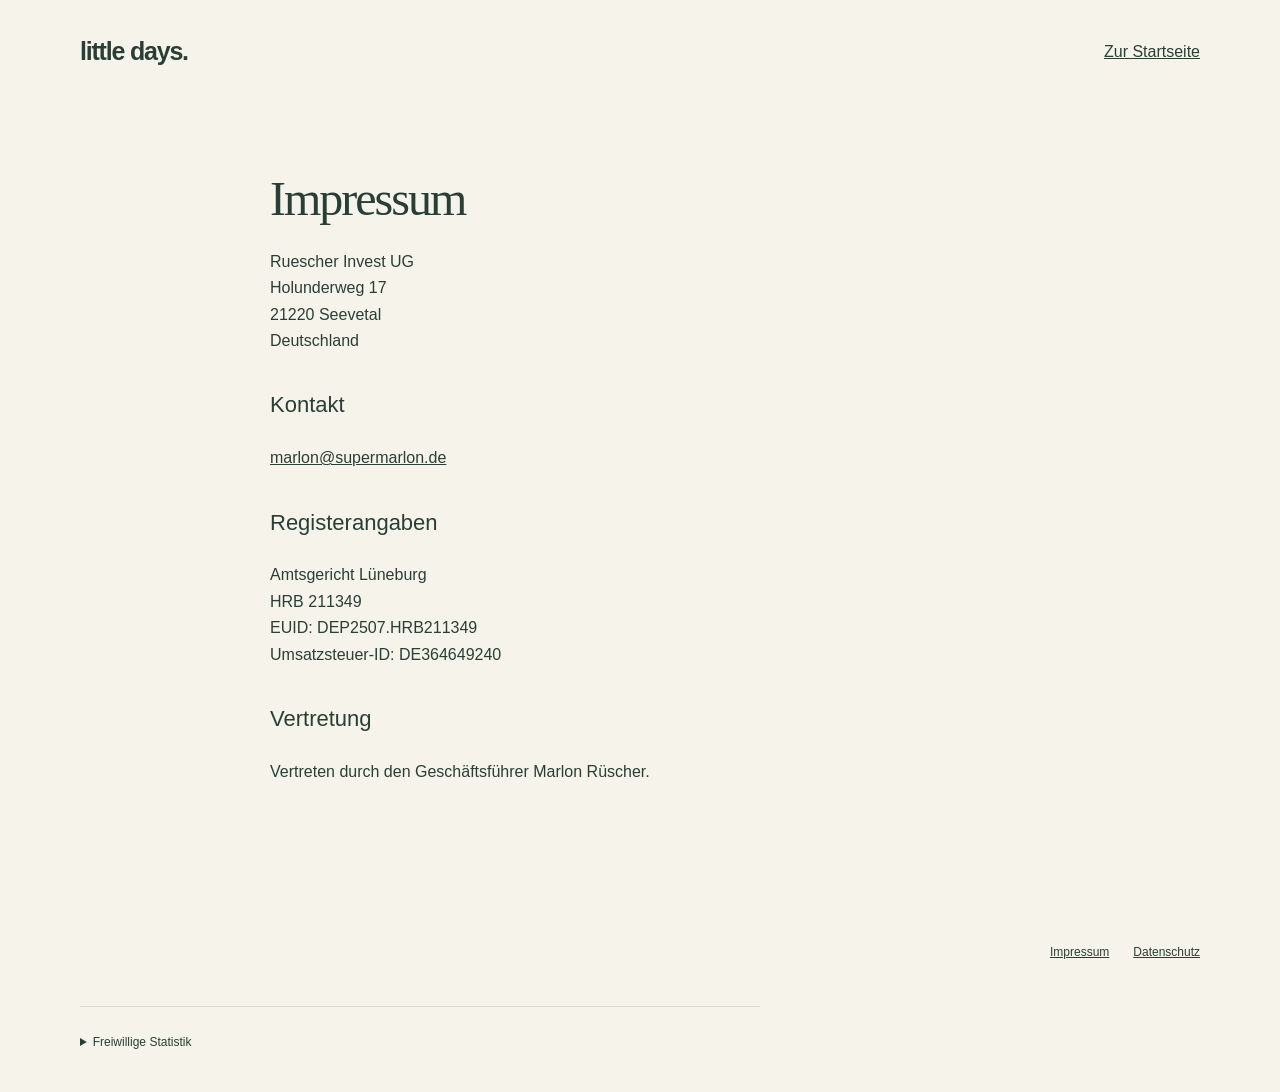
<file: site/impressum.html>
<!doctype html>
<html lang="de">
<head>
<meta charset="utf-8">
<meta name="viewport" content="width=device-width,initial-scale=1">
<title>Impressum – Little Days</title>
<meta name="robots" content="noindex,follow">
<link rel="stylesheet" href="assets/style.css">
<link rel="icon" href="assets/icon.svg">
<script defer src="assets/analytics.js">
</script>
</head>
<body>
<header class="wrap">
<a class="brand" href="./">little days.</a>
<a href="./">Zur Startseite</a>
</header>
<main class="wrap legal">
<h1>Impressum</h1>
<p>Ruescher Invest UG<br>Holunderweg 17<br>21220 Seevetal<br>Deutschland</p>
<h2>Kontakt</h2>
<p>
<a href="mailto:marlon@supermarlon.de">marlon@supermarlon.de</a>
</p>
<h2>Registerangaben</h2>
<p>Amtsgericht Lüneburg<br>HRB 211349<br>EUID: DEP2507.HRB211349<br>Umsatzsteuer-ID: DE364649240</p>
<h2>Vertretung</h2>
<p>Vertreten durch den Geschäftsführer Marlon Rüscher.</p>
</main>
<footer class="wrap">
<div>
<a href="impressum.html">Impressum</a>
<a href="datenschutz.html">Datenschutz</a>
</div>
<details class="statistics">
<summary>Freiwillige Statistik</summary>
<p>Hilf uns, diese Website zu verbessern. Erst nach deiner Zustimmung übermittelt die Seite Aufrufe und wenige Klicks an PostHog in der EU. Ohne Sitzungsaufzeichnung oder Nutzerprofil. Deine Wahl kannst du hier jederzeit ändern.</p>
<div class="consent-buttons">
<button type="button" data-consent="no" aria-pressed="true">Deaktiviert lassen</button>
<button type="button" data-consent="yes" aria-pressed="false">Statistik erlauben</button>
</div>
<p id="statistics-status" role="status">Freiwillige Statistik ist deaktiviert.</p>
<noscript>
<p>Ohne JavaScript bleibt die Statistik deaktiviert.</p>
</noscript>
</details>
</footer>
</body>
</html>
</file>
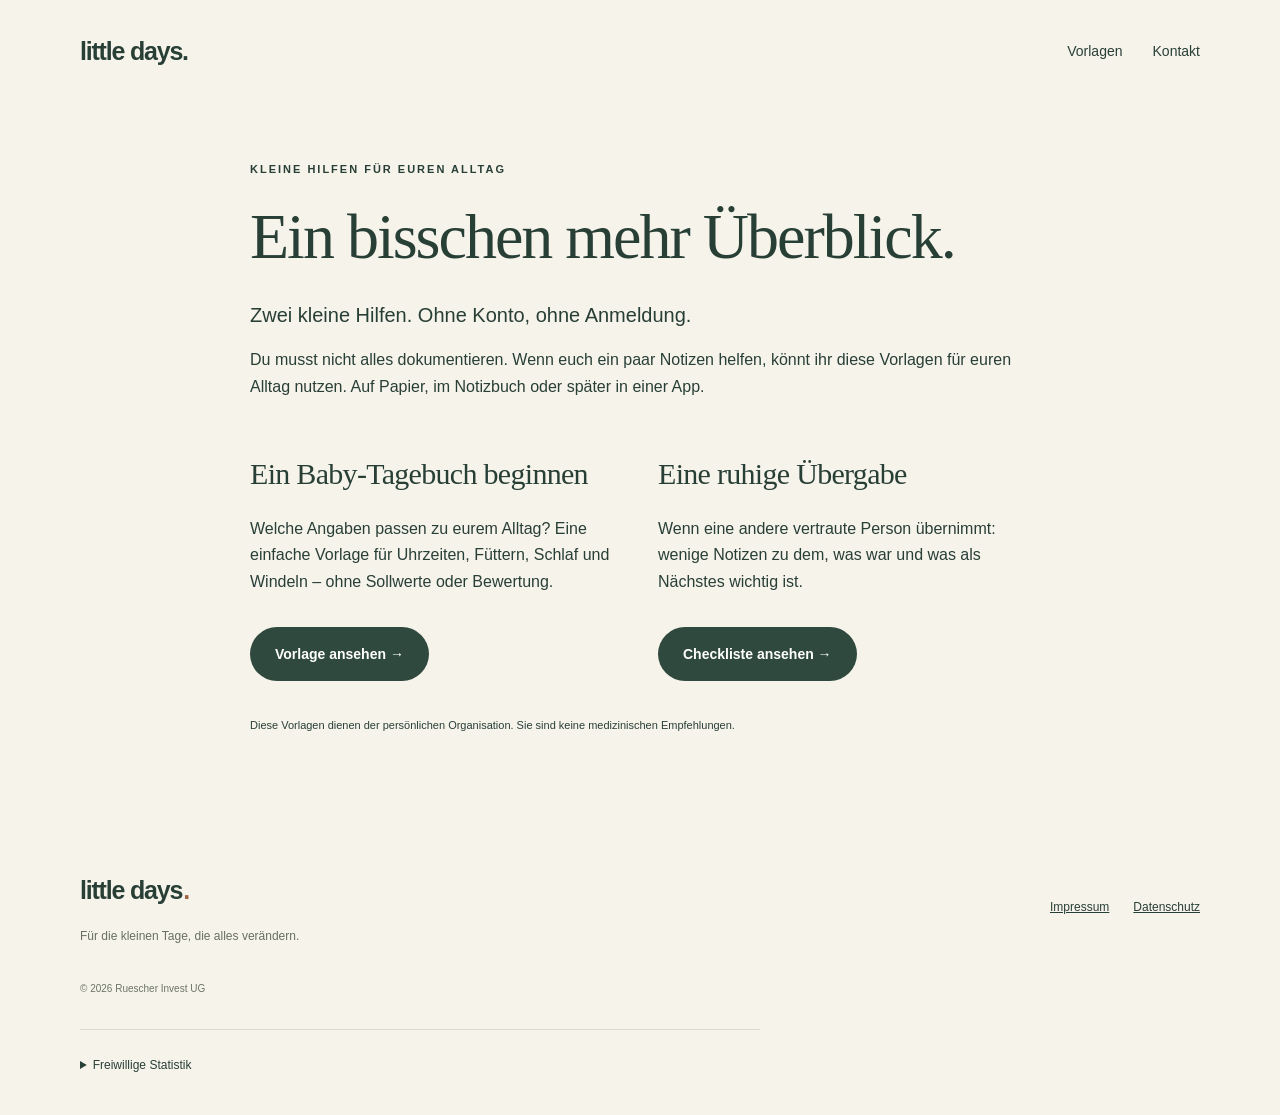
<file: site/ressourcen.html>
<!doctype html>
<html lang="de">
<head>
<meta charset="utf-8">
<meta name="viewport" content="width=device-width,initial-scale=1">
<meta name="theme-color" content="#f6f3eb">
<title>Ein bisschen mehr Überblick. – Little Days</title>
<meta name="description" content="Kostenlose Vorlagen für ein Baby-Tagebuch und die Übergabe zwischen Betreuungspersonen. Ohne Anmeldung, direkt lesbar und zum Ausdrucken.">
<link rel="canonical" href="https://supermarlon.github.io/little-days-website/ressourcen.html">
<meta property="og:type" content="article">
<meta property="og:title" content="Ein bisschen mehr Überblick.">
<meta property="og:description" content="Kostenlose Vorlagen für ein Baby-Tagebuch und die Übergabe zwischen Betreuungspersonen. Ohne Anmeldung, direkt lesbar und zum Ausdrucken.">
<meta property="og:url" content="https://supermarlon.github.io/little-days-website/ressourcen.html">
<meta property="og:image" content="https://supermarlon.github.io/little-days-website/assets/social.png">
<link rel="stylesheet" href="assets/style.css">
<link rel="icon" href="assets/icon.svg">
<script defer src="assets/analytics.js">
</script>
<script type="application/ld+json">{"@context": "https://schema.org", "@type": "Article", "headline": "Ein bisschen mehr Überblick.", "description": "Kostenlose Vorlagen für ein Baby-Tagebuch und die Übergabe zwischen Betreuungspersonen. Ohne Anmeldung, direkt lesbar und zum Ausdrucken.", "url": "https://supermarlon.github.io/little-days-website/ressourcen.html", "inLanguage": "de-DE", "datePublished": "2026-10-10", "author": {"@type": "Organization", "name": "Ruescher Invest UG"}}</script>
</head>
<body>
<a class="skip" href="#main">Zum Inhalt</a>
<header class="wrap">
<a class="brand" href="./">little days.</a>
<nav aria-label="Hauptnavigation">
<a href="ressourcen.html">Vorlagen</a>
<a href="./#kontakt">Kontakt</a>
</nav>
</header>
<main id="main" class="wrap resource">
<p class="eyebrow">KLEINE HILFEN FÜR EUREN ALLTAG</p>
<h1>Ein bisschen mehr Überblick.</h1>
<p class="lead">Zwei kleine Hilfen. Ohne Konto, ohne Anmeldung.</p>
<p>Du musst nicht alles dokumentieren. Wenn euch ein paar Notizen helfen, könnt ihr diese Vorlagen für euren Alltag nutzen. Auf Papier, im Notizbuch oder später in einer App.</p>
<div class="resource-links">
<article>
<h2>Ein Baby-Tagebuch beginnen</h2>
<p>Welche Angaben passen zu eurem Alltag? Eine einfache Vorlage für Uhrzeiten, Füttern, Schlaf und Windeln – ohne Sollwerte oder Bewertung.</p>
<a class="button" href="baby-tagebuch.html" data-event="resource">Vorlage ansehen →</a>
</article>
<article>
<h2>Eine ruhige Übergabe</h2>
<p>Wenn eine andere vertraute Person übernimmt: wenige Notizen zu dem, was war und was als Nächstes wichtig ist.</p>
<a class="button" href="betreuungsuebergabe.html" data-event="resource">Checkliste ansehen →</a>
</article>
</div>
<p class="small">Diese Vorlagen dienen der persönlichen Organisation. Sie sind keine medizinischen Empfehlungen.</p>
</main>
<footer class="wrap">
<a class="brand" href="./">little days<span class="brand-dot">.</span>
</a>
<p>Für die kleinen Tage, die alles verändern.</p>
<div>
<a href="impressum.html">Impressum</a>
<a href="datenschutz.html">Datenschutz</a>
</div>
<small>© 2026 Ruescher Invest UG</small>
<details class="statistics">
<summary>Freiwillige Statistik</summary>
<p>Hilf uns, diese Website zu verbessern. Erst nach deiner Zustimmung übermittelt die Seite Aufrufe und wenige Klicks an PostHog in der EU. Ohne Sitzungsaufzeichnung oder Nutzerprofil. Deine Wahl kannst du hier jederzeit ändern.</p>
<div class="consent-buttons">
<button type="button" data-consent="no" aria-pressed="true">Deaktiviert lassen</button>
<button type="button" data-consent="yes" aria-pressed="false">Statistik erlauben</button>
</div>
<p id="statistics-status" role="status">Freiwillige Statistik ist deaktiviert.</p>
<noscript>
<p>Ohne JavaScript bleibt die Statistik deaktiviert.</p>
</noscript>
</details>
</footer>
</body>
</html>
</file>
<file: site/assets/style.css>
*{box-sizing:border-box}html{scroll-behavior:smooth;scroll-padding-top:24px}body{margin:0;background:#f6f3eb;color:#283f36;font-family:Arial,Helvetica,sans-serif;font-size:16px;line-height:1.65;-webkit-font-smoothing:antialiased}a{color:inherit}a:focus-visible{outline:3px solid #835b39;outline-offset:5px}a,button{touch-action:manipulation}.wrap{width:min(1120px,calc(100% - 64px));margin:auto}header{height:104px;display:flex;align-items:center;justify-content:space-between}.brand{display:flex;align-items:center;gap:9px;font-size:25px;font-weight:700;letter-spacing:-1.2px;text-decoration:none}.brand-dot{color:#a16342;margin-left:-8px}nav{display:flex;align-items:center;gap:30px;font-size:14px}nav a{display:inline-flex;align-items:center;min-height:44px;text-decoration:none}.nav-cta{border:1px solid #c8cfc3;border-radius:30px;padding:4px 22px;gap:18px}.hero{display:grid;grid-template-columns:1.1fr 1fr;gap:40px;align-items:center;padding:58px 0 70px}.eyebrow{font-size:11px;font-weight:700;letter-spacing:2px;display:flex;align-items:center;gap:10px}.status-dot{width:7px;height:7px;border-radius:50%;background:#6a8263}h1,h2{font-family:Georgia,'Times New Roman',serif;font-weight:400;letter-spacing:-2px;line-height:1.08;margin:24px 0}h1{font-size:clamp(58px,6.8vw,86px)}h2{font-size:clamp(38px,4.4vw,54px)}em{font-weight:400;color:#778168}p{margin:16px 0}.lead{font-size:20px;line-height:1.6;margin-top:28px}.intro{max-width:420px;color:#57635b;font-size:16px}.button{display:inline-flex;align-items:center;justify-content:center;gap:30px;background:#2f493e;color:#fff;border-radius:32px;text-decoration:none;min-height:54px;padding:12px 25px;font-size:14px;font-weight:600;margin-top:16px}.button:hover{background:#23382e}.micro{font-size:11px;color:#626e60;margin-top:14px}.scene{position:relative;display:flex;flex-direction:column;align-items:center;padding:20px 0 10px;isolation:isolate}.orb{position:absolute;z-index:-1;border-radius:50%}.orb-one{background:#e7e6d7;width:410px;height:410px;top:70px;left:0}.orb-two{background:#e9dccd;width:140px;height:140px;right:0;bottom:48px}.little-star{position:absolute;top:30px;right:30px;color:#ac7959;font-size:60px;font-weight:400}.phone{background:#fcfbf6;border:7px solid #33453a;border-radius:42px;width:286px;transform:rotate(5deg);box-shadow:16px 26px 42px #2f493e16;overflow:hidden}.phone-top{display:flex;justify-content:space-between;padding:12px 22px 8px;font-size:10px;font-weight:bold}.phone-content{padding:13px 18px}.phone-greeting{font-size:7px;letter-spacing:1.2px;font-weight:700;margin:10px 0}.phone h2{font-size:24px;letter-spacing:-1px;margin:10px 0}.phone h2 span{color:#a16342}.phone-sub{font-size:9px;color:#637166;margin:4px 0 20px}.baby{display:flex;gap:9px;align-items:center;margin:10px 0 20px}.baby-icon{display:grid;place-items:center;width:36px;height:36px;border-radius:50%;background:#e8dfc6;color:#8b7350;font-size:24px}.baby strong,.baby span{display:block;font-size:10px}.baby span{font-size:8px;color:#6c766a}.activity{display:flex;align-items:center;gap:10px;background:#fff;border:1px solid #eaece3;padding:11px 8px;border-radius:13px;margin:8px 0}.activity-icon{width:33px;height:33px;border-radius:10px;display:grid;place-items:center;font-size:22px}.lavender{background:#e7e4ee}.peach{background:#f0dfd0}.sage{background:#e1e8dc}.activity strong,.activity div span{display:block;font-size:10px}.activity div span{font-size:7px;color:#6c766a}.activity-time{font-size:8px;margin-left:auto}.moment{padding:15px 0;text-align:center}.moment>span{font-size:28px;color:#9b8056}.moment p{font-family:Georgia,serif;font-size:15px;line-height:1.4;margin:4px 0}.phone-action{background:#354d40;text-align:center;color:white;padding:12px;border-radius:14px;font-size:9px}.homebar{width:80px;height:3px;background:#33453a;margin:9px auto;border-radius:9px}.preview-label{font-size:8px;letter-spacing:1.5px;margin-top:27px;color:#64705f}.quiet-strip{border-top:1px solid #dee1d5;border-bottom:1px solid #dee1d5}.quiet-strip .wrap{display:flex;justify-content:space-around;padding:22px 0;font-family:Georgia,serif;font-size:20px;color:#65715d}.section{padding:90px 0}.section-heading{max-width:590px}.section-heading>p:last-child{max-width:470px;color:#626c60}.features{display:grid;grid-template-columns:repeat(3,1fr);gap:36px;margin-top:50px}.features article{border-top:1px solid #bdc7b9;padding-top:20px}.feature-number{font-size:9px;letter-spacing:1.6px}.features h3{font-family:Georgia,serif;font-size:26px;font-weight:400;letter-spacing:-.5px;margin:14px 0}.features p{color:#5e695e;font-size:14px;min-height:95px}.feature-symbol{display:flex;align-items:center;justify-content:center;height:112px;border-radius:70px 70px 12px 12px;font-size:34px;color:#6b7763;margin-top:24px}.development-note{font-size:11px;color:#687361;margin-top:25px}.care-section{background:#e7ebdf;padding:72px 0}.care-grid{display:grid;grid-template-columns:1fr 1fr;gap:90px;align-items:center}.care-grid h2{margin-bottom:0}.care-grid p{color:#51634f}.care-lead{font-size:21px}.small{font-size:11px}.faq-section{display:grid;grid-template-columns:.8fr 1.2fr;gap:70px}.answer{border-bottom:1px solid #d7ddcf;padding:0 0 20px;margin:0 0 23px}.answer h3{font-size:16px;font-weight:600;margin:0 0 10px}.answer p{font-size:14px;color:#5a675a;margin:0}.contact{text-align:center;padding:48px 24px 64px;background:#ece5d9;border-radius:28px}.contact .eyebrow{justify-content:center}.contact h2{margin-top:20px}.contact>p:not(.eyebrow):not(.micro){color:#5c6758}.contact .micro{max-width:350px;margin:17px auto 0}footer{padding:50px 0 25px;display:grid;grid-template-columns:1fr auto;gap:15px}footer p{font-size:12px;color:#677060;margin:0}footer>div{grid-column:2;grid-row:1 / span 2;display:flex;align-items:center;gap:24px;font-size:12px}footer a:not(.brand){display:inline-flex;align-items:center;min-height:44px}footer small{grid-column:1 / -1;font-size:10px;color:#6b7465;margin-top:20px}.skip{position:absolute;top:-100px;background:#2f493e;color:white;padding:12px;z-index:10}.skip:focus{top:10px}.legal{max-width:740px;padding:45px 0 80px}.legal h1{font-size:48px}.legal h2{font-family:Arial,sans-serif;font-size:22px;letter-spacing:0;line-height:1.4;margin-top:36px}.legal p{overflow-wrap:anywhere}@media(max-width:900px){.wrap{width:calc(100% - 40px)}header{height:80px}.brand{font-size:22px}nav{gap:16px}nav>a:first-child{display:none}.nav-cta{padding:4px 14px;gap:8px}.hero{grid-template-columns:1fr;padding:30px 0 45px;gap:12px}h1{font-size:64px}.lead{font-size:18px}.intro{font-size:15px}.scene{margin-top:28px;padding-top:8px}.orb-one{width:310px;height:310px;left:calc(50% - 175px)}.orb-two{width:95px;height:95px;right:8%;bottom:55px}.little-star{right:4%;top:35px;font-size:44px}.phone{width:270px}.quiet-strip .wrap{gap:13px;font-size:14px;padding:18px 0}.section{padding:60px 0}.features{grid-template-columns:1fr;gap:34px;margin-top:35px}.features p{min-height:0;max-width:440px}.feature-symbol{height:80px;border-radius:40px 40px 10px 10px}.care-section{padding:50px 0}.care-grid,.faq-section{grid-template-columns:1fr;gap:25px}.faq-section h2{margin-bottom:15px}.contact{padding:40px 18px;border-radius:20px}.contact h2{font-size:39px}footer{grid-template-columns:1fr;gap:8px}footer>div{grid-row:auto;grid-column:1;gap:22px}footer small{margin-top:8px}}@media(prefers-reduced-motion:reduce){html{scroll-behavior:auto}}@media(max-width:360px){.phone{width:246px}.phone h2{font-size:22px}h1{font-size:59px}.quiet-strip .wrap{font-size:12px}.scene{margin-top:18px}}

@media(min-width:600px) and (max-width:900px){.hero{grid-template-columns:1fr 1fr;gap:20px}.orb-one{width:280px;height:280px;left:0}.little-star{right:0}h1{font-size:54px}.phone{width:250px}}

.statistics{grid-column:1/-1;border-top:1px solid #d7ddcf;margin-top:16px;padding-top:16px;font-size:12px;max-width:680px}.statistics summary{cursor:pointer;min-height:44px;display:list-item;padding-top:10px}.statistics p{font-size:12px;margin:10px 0}.consent-buttons{display:flex;gap:12px;flex-wrap:wrap}.consent-buttons button{font:inherit;padding:12px 18px;min-height:44px;border:1px solid #7c8b73;border-radius:24px;background:#f6f3eb;color:#283f36;cursor:pointer}.consent-buttons button:focus-visible{outline:3px solid #835b39;outline-offset:4px}.consent-buttons button[aria-pressed=true]{background:#e1e8dc}

.resource{max-width:780px;padding:40px 0 70px}.resource h1{font-size:clamp(40px,7vw,64px)}.resource h2{font-size:30px;letter-spacing:-.7px;line-height:1.2;margin-top:40px}.resource .small{margin-top:35px}.resource-links{display:grid;grid-template-columns:1fr 1fr;gap:36px}.journal{border-collapse:collapse;width:100%;font-size:14px;margin:28px 0}.journal caption{text-align:left;font-size:12px;color:#57635b;padding-bottom:12px}.journal th,.journal td{text-align:left;border-bottom:1px solid #bdc7b9;padding:12px 6px}.handover{padding-left:22px}.handover li{margin:22px 0}@media(max-width:600px){.resource-links{grid-template-columns:1fr}.journal{font-size:12px}.journal th,.journal td{padding:12px 3px}}@media print{header,footer,.skip,.button{display:none!important}body{background:white;color:black}.wrap{width:100%}.resource{padding:0}.resource h1{font-size:34px}a{color:black}.journal td{height:48px}}
</file>
